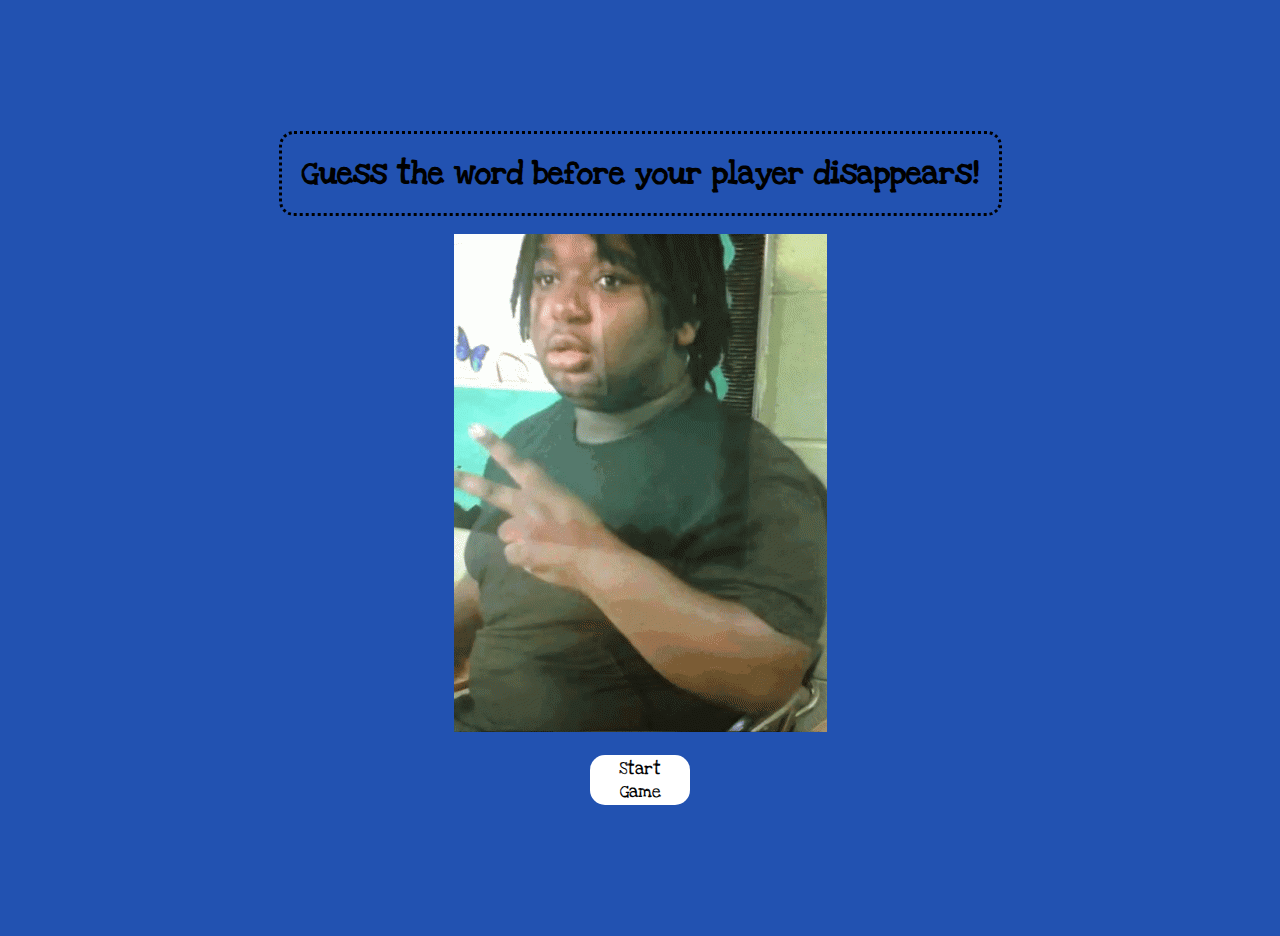
<file: index.html>
<!DOCTYPE html>
<html lang="en">
  <head>
    <meta charset="UTF-8" />
    <meta name="viewport" content="width=device-width, initial-scale=1.0" />
    <title>Evaporation-Man Start Page</title>
    <script defer src="title.js"></script>
    <link rel="preconnect" href="https://fonts.googleapis.com" />
    <link rel="preconnect" href="https://fonts.gstatic.com" crossorigin />
    <link
      href="https://fonts.googleapis.com/css2?family=Faster+One&family=Love+Ya+Like+A+Sister&display=swap"
      rel="stylesheet"
    />
    <link rel="stylesheet" href="title.css" />
  </head>
  <body>
    <div class="container">
      <h1 class="title">Guess the word before your player disappears!</h1>
      <img
        id="evaporating"
        src="./assets/peace-ghost.gif"
        alt="man-evaporating"
      />
      <br />
      <button id="start">Start Game</button>
    </div>
  </body>
</html>
</file>
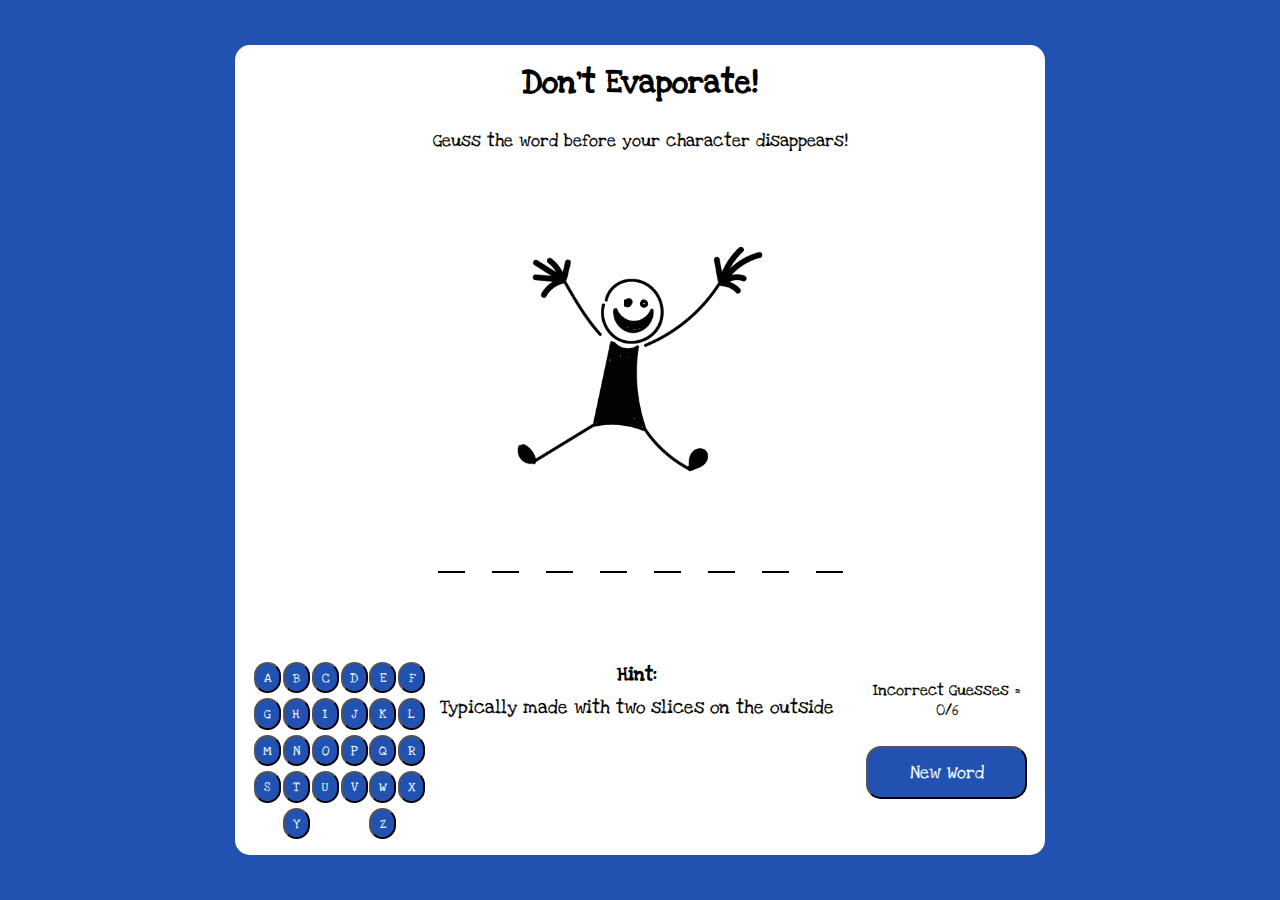
<file: game.html>
<!DOCTYPE html>
<html lang="en">
  <head>
    <meta charset="UTF-8" />
    <meta name="viewport" content="width=device-width, initial-scale=1.0" />
    <title>Evaporation-Man</title>
    <script defer src="app.js"></script>
    <link rel="preconnect" href="https://fonts.googleapis.com" />
    <link rel="preconnect" href="https://fonts.gstatic.com" crossorigin />
    <link
      href="https://fonts.googleapis.com/css2?family=Faster+One&family=Love+Ya+Like+A+Sister&display=swap"
      rel="stylesheet"
    />
    <link rel="stylesheet" href="style.css" />
  </head>

  <body>
    <div class="game-display">
      <h1 id="title"></h1>
      <p id="starting"></p>
      <div class="img-container">
        <img id="player" src="./assets/stick-figure.jpg" alt="Stick Figure" />
      </div>
      <div class="game-box">
        <ul class="word-display"></ul>
      </div>
      <div id="footer">
        <section class="box">
          <div class="grid-container">
            <div class="keyboard" id="keyboard">
            <button>a</button><button>b</button><button>c</button
            ><button>d</button><button>e</button><button>f</button
            ><button>g</button><button>h</button><button>i</button
            ><button>j</button><button>k</button><button>l</button
            ><button>m</button><button>n</button><button>o</button
            ><button>p</button><button>q</button><button>r</button
            ><button>s</button><button>t</button><button>u</button
            ><button>v</button><button>w</button><button>x</button
            ><button>y</button><button>z</button>
          </div>
          <div class="hint-box">
            <div class="hint-word">Hint:</div>
            <div class="hint"></div>
          </div>
          <div class="stats">
            <span class="wrongGuesses"></span>
            <button id="reset">New Word</button>
          </div>
        </div>
        </section>
      </div>

    </footer>
  </body>
</html>
</file>
<file: title.css>
* {
  margin: 1vh;
  background-color: rgb(34, 82, 177);
  font-family: "Love ya Like a Sister";
}

body {
  display: flex;
  justify-content: center;
  align-items: center;
  height: 100vh;
}
.container {
  text-align: center;
}
#start {
  background-color: white;
  color: black;
  width: 100px;
  height: 50px;
  border: black;
  font-size: large;
  border-radius: 15px;
  cursor: pointer;
}
.title {
  padding: 20px;
  color: rgb(0, 0, 0);
  border: black;
  border-style: dotted;
  border-radius: 15px;
}
</file>
<file: style.css>
* {
  margin: 0;
  padding: 0;
  box-sizing: border-box;
  font-family: "Love ya Like a Sister";
}

body {
  min-height: 100vh;
  display: flex;
  align-items: center;
  justify-content: center;
  background: rgb(34, 82, 177);
}

#title {
  margin-top: 2vmin;
  text-align: center;
}

.game-display {
  width: 90vh;
  height: 90vh;
  background: white;
  border-radius: 15px;
}

#starting {
  margin-top: 3vmin;
  text-align: center;
  font-size: large;
}

.img-container {
  display: flex;
  justify-content: center;
}

img {
  margin-top: 5vmin;
  max-width: 40%;
}

.box {
  display: flex;
  justify-content: space-between;
  width: 90vh;
  height: 20vmin;
  align-items: center;
}

.keyboard {
  padding-left: 2vmin;
  display: flex;
  flex-wrap: wrap;
  justify-content: space-around;
  width: 33%;
  margin-bottom: 1vmin;
  font-size: large;
}

.keyboard button {
  width: 3vmin;
  height: 3.5vmin;
  margin-bottom: 5px;
  text-transform: uppercase;
  background: rgb(34, 82, 177);
  color: aliceblue;
  border-radius: 15px;
  cursor: pointer;
}

.stats {
  display: grid;
  align-items: normal;
  margin-bottom: 4vmin;
  padding: 2vmin;
  text-align: center;
  width: 33%;
}

.word-display {
  display: flex;
  gap: 3vmin;
  padding: 5px;
  margin: 5vmin;
  list-style: none;
  justify-content: center;
  text-align: center;
  font-weight: 700;
}

.word-display .letter {
  width: 3vmin;
  border-bottom: 2px solid black;
  text-transform: uppercase;
}

.hint-box {
  text-align: center;
  width: 75%;
  font-size: larger;
}

.hint-word {
  font-weight: bold;
  text-align: center;
  width: 100%;
  font-size: larger, bold;
}

.hint {
  margin-top: 1vmin;
}

.grid-container {
  display: flex;
  width: 100%;
  margin-bottom: 5vmin;
  align-items: stretch;
}

#footer {
  position: absolute;
  bottom: 30px;
  width: 90vh;
}

#reset {
  background: rgb(34, 82, 177);
  color: aliceblue;
  border-radius: 15px;
  cursor: pointer;
  font-size: large;
}
</file>
